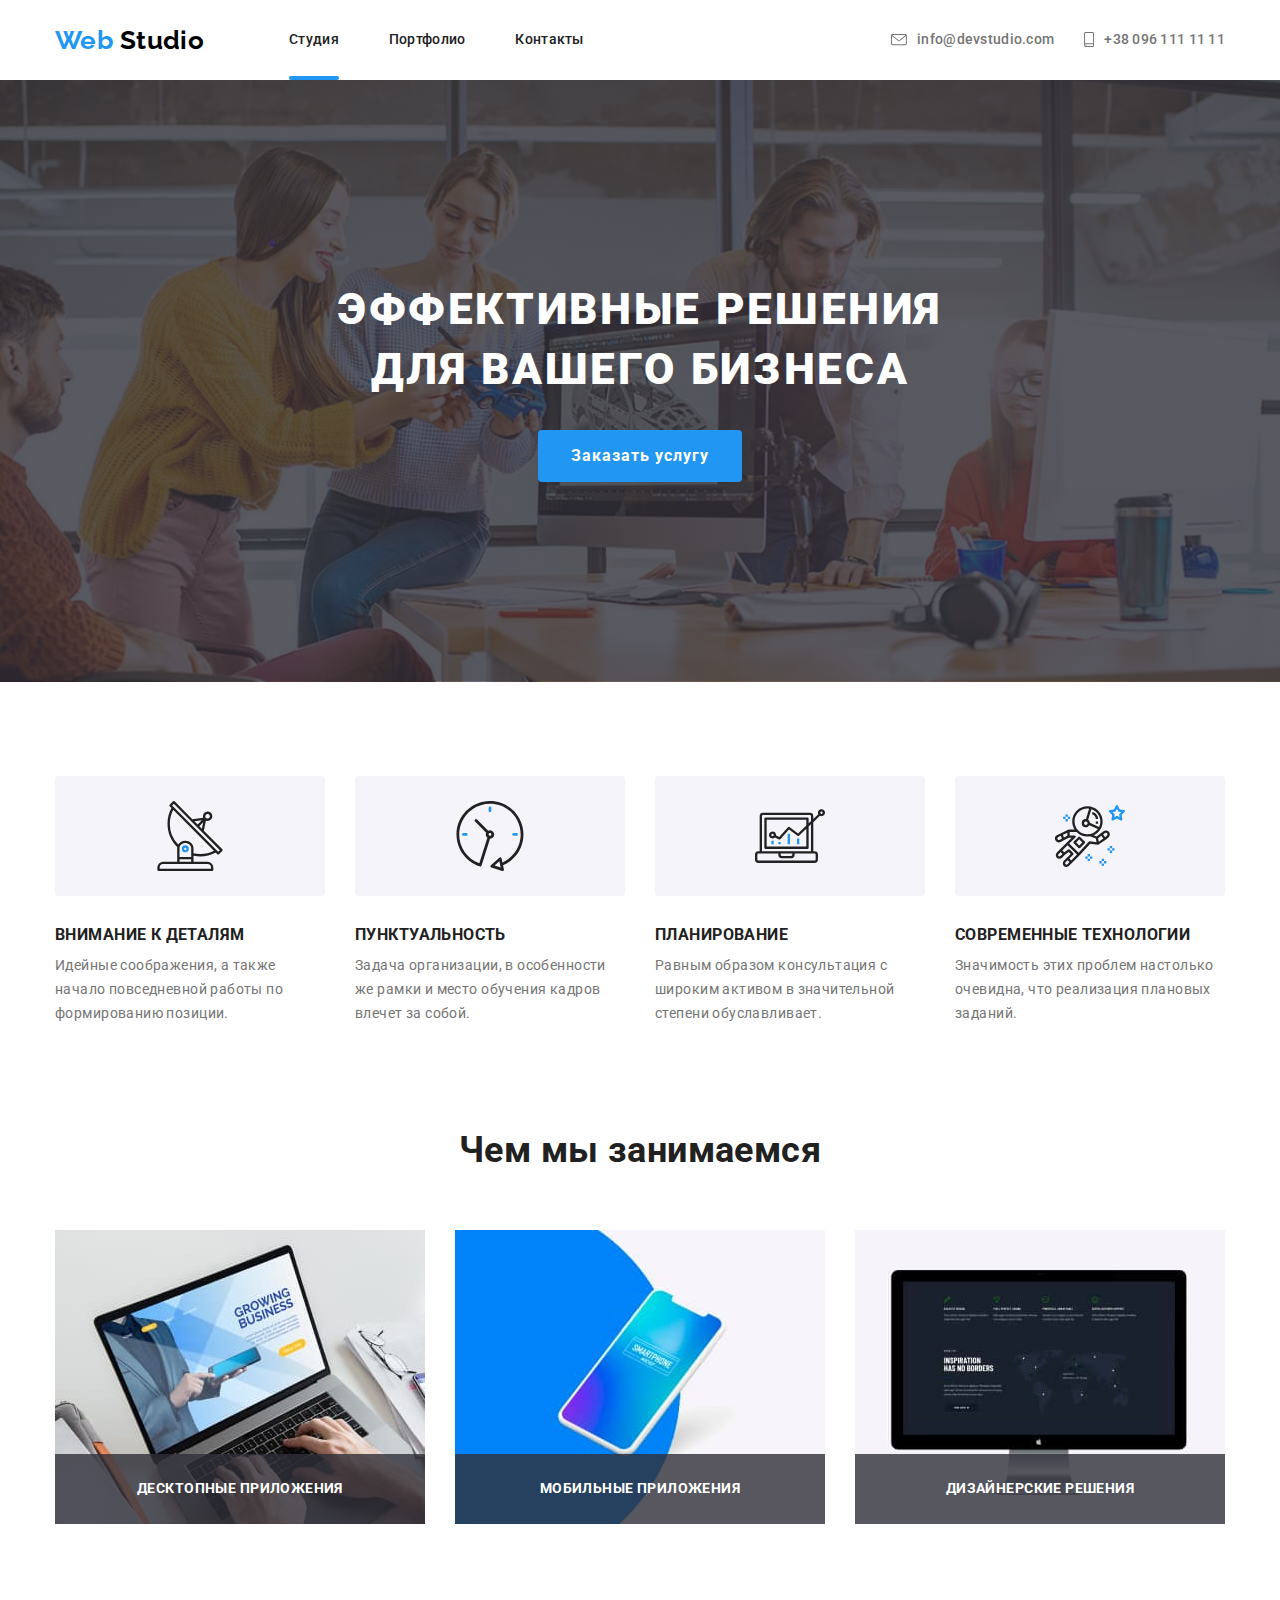
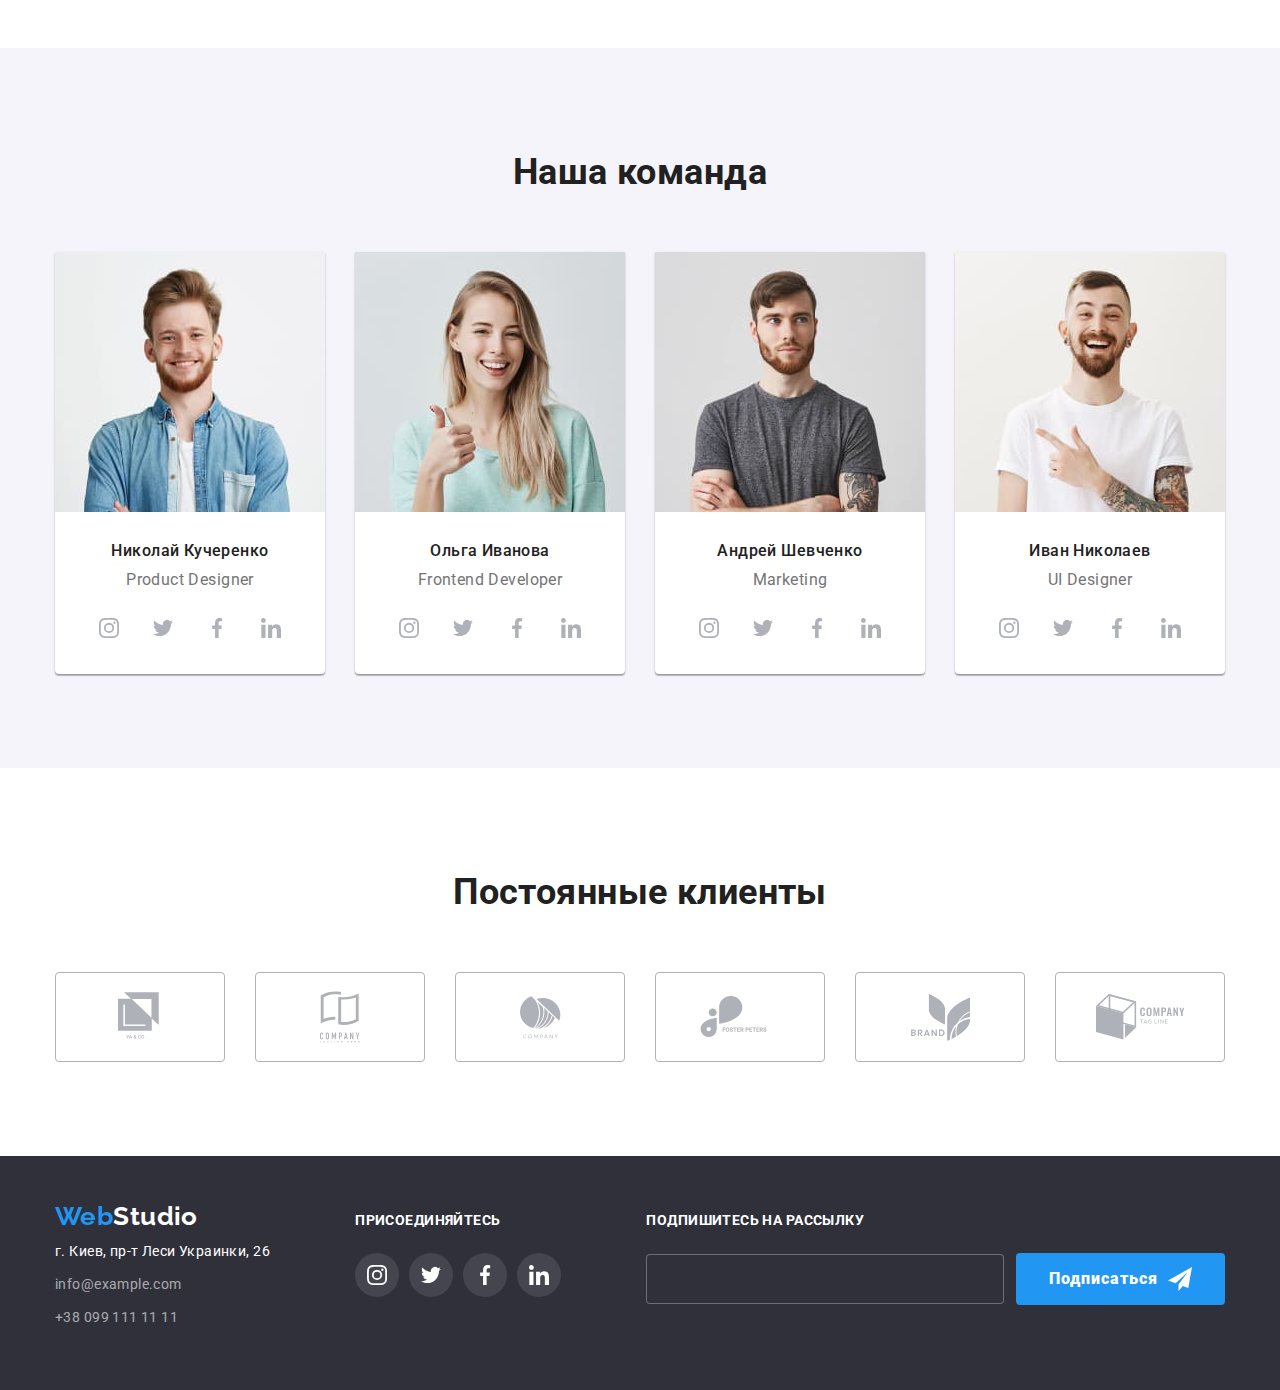
<file: index.html>
<!DOCTYPE html>
<html lang="ru">
  <head>
    <meta charset="UTF-8" />
    <meta name="viewport" content="width=device-width, initial-scale=1.0" />
    <title>Web Studio</title>
    <link
      href="https://fonts.googleapis.com/css2?family=Raleway:wght@700&family=Roboto:wght@400;500;700;900&display=swap"
      rel="stylesheet"
    />
    <link
      rel="stylesheet"
      href="https://cdnjs.cloudflare.com/ajax/libs/modern-normalize/0.6.0/modern-normalize.min.css"
    />
    <link rel="stylesheet" href="./css/styles.css" />
  </head>

  <body>
    <header>
      <div class="container header-flex">
        <nav class="header-flex">
          <p class="logo"><span class="logo-web">Web</span> Studio</p>
          <ul class="nav-list list">
            <li class="nav-item">
              <a class="nav-link link current" href="./index.html">Студия</a>
            </li>
            <li class="nav-item">
              <a class="nav-link link nav-hover" href="./portfolio.html"
                >Портфолио</a
              >
            </li>
            <li class="nav-item">
              <a class="nav-link link nav-hover" href="#">Контакты</a>
            </li>
          </ul>
        </nav>

        <address>
          <ul class="address-list list">
            <li class="address-item">
              <a class="address-link link mail" href="mailto:info@devstudio.com"
                ><svg class="icon-mail" width="16" height="12">
                  <use href="./images/sprite.svg#icon-mail"></use>
                </svg>
                info@devstudio.com</a
              >
            </li>
            <li class="address-item">
              <a class="address-link link phone" href="tel:+380961111111"
                ><svg class="icon-phone" width="10" height="15">
                  <use href="./images/sprite.svg#icon-phone"></use>
                </svg>
                +38 096 111 11 11</a
              >
            </li>
          </ul>
        </address>
      </div>
    </header>
    <main>
      <!-- Герой -->
      <section>
        <div class="hero">
          <h1 class="hero-title">
            Эффективные решения <br />
            для вашего бизнеса
          </h1>
          <a class="button" href="">Заказать услугу</a>
        </div>
      </section>
      <!-- Преимущества -->
      <section class="benefits">
        <div class="container container-benefits">
          <!-- предполагаемый h2, который спрячем в цсс -->
          <h2 class="visually-hidden">Преимущества</h2>
          <ul class="benefits-list list">
            <li class="benefits-item">
              <div class="icon">
                <svg class="icon-antenna" width="70" height="70">
                  <use href="./images/sprite.svg#icon-antenna"></use>
                </svg>
              </div>
              <h3 class="benefits-name">Внимание к деталям</h3>
              <p class="benefits-description">
                Идейные соображения, а также начало повседневной работы по
                формированию позиции.
              </p>
            </li>
            <li class="benefits-item">
              <div class="icon">
                <svg class="icon-clock" width="70" height="70">
                  <use href="./images/sprite.svg#icon-clock"></use>
                </svg>
              </div>
              <h3 class="benefits-name">Пунктуальность</h3>
              <p class="benefits-description">
                Задача организации, в особенности же рамки и место обучения
                кадров влечет за собой.
              </p>
            </li>
            <li class="benefits-item">
              <div class="icon">
                <svg class="icon-diagram" width="70" height="70">
                  <use href="./images/sprite.svg#icon-diagram"></use>
                </svg>
              </div>
              <h3 class="benefits-name">Планирование</h3>
              <p class="benefits-description">
                Равным образом консультация с широким активом в значительной
                степени обуславливает.
              </p>
            </li>
            <li class="benefits-item">
              <div class="icon">
                <svg class="icon-astronaut" width="70" height="70">
                  <use href="./images/sprite.svg#icon-astronaut"></use>
                </svg>
              </div>
              <h3 class="benefits-name">Современные технологии</h3>
              <p class="benefits-description">
                Значимость этих проблем настолько очевидна, что реализация
                плановых заданий.
              </p>
            </li>
          </ul>
        </div>
      </section>
      <!-- чем занимаемся -->
      <section class="services">
        <div class="container">
          <h2 class="section-title">Чем мы занимаемся</h2>
          <ul class="services-list list">
            <li class="services-item">
              <img
                src="./images/desktop.jpg"
                alt="Экран ноутбука"
                width="370"
                height="294"
              />
              <h3 class="services-title">Десктопные приложения</h3>
            </li>
            <li class="services-item">
              <img
                src="./images/mobile.jpg"
                alt="Мобильный телефон"
                width="370"
                height="294"
              />
              <h3 class="services-title">Мобильные приложения</h3>
            </li>
            <li class="services-item">
              <img
                src="./images/design.jpg"
                alt="Компьютер с картинкой"
                width="370"
                height="294"
              />
              <h3 class="services-title">Дизайнерские решения</h3>
            </li>
          </ul>
        </div>
      </section>
      <!-- команда -->
      <section class="team">
        <div class="container">
          <h2 class="section-title">Наша команда</h2>
          <ul class="team-list list">
            <li class="team-item">
              <img
                class="team-photo"
                src="./images/john-smith.jpg"
                alt="John Smith"
                width="270"
                height="260"
              />
              <h3 class="team-person">Николай Кучеренко</h3>
              <p class="team-job" lang="en">Product Designer</p>
              <ul class="links-list list">
                <li class="links-item">
                  <a
                    class="social-link"
                    href="#"
                    aria-label="Ссылка на инстаграм"
                    ><svg width="20" height="20">
                      <use href="./images/sprite.svg#icon-instagram"></use></svg
                  ></a>
                </li>
                <li class="links-item">
                  <a class="social-link" href="#" aria-label="Ссылка на твиттер"
                    ><svg width="20" height="20">
                      <use href="./images/sprite.svg#icon-twitter"></use></svg
                  ></a>
                </li>
                <li class="links-item">
                  <a class="social-link" href="#" aria-label="Сслыка на фейсбук"
                    ><svg width="20" height="20">
                      <use href="./images/sprite.svg#icon-facebook"></use></svg
                  ></a>
                </li>
                <li class="links-item">
                  <a
                    class="social-link"
                    href="#"
                    aria-label="Ссылка на линкедин"
                    ><svg width="20" height="20">
                      <use href="./images/sprite.svg#icon-linkedin"></use></svg
                  ></a>
                </li>
              </ul>
            </li>
            <li class="team-item">
              <img
                class="team-photo"
                src="./images/marta-stewart.jpg"
                alt="Marta Stewart"
                width="270"
                height="260"
              />
              <h3 class="team-person">Ольга Иванова</h3>
              <p class="team-job" lang="en">Frontend Developer</p>
              <ul class="links-list list">
                <li class="links-item">
                  <a
                    class="social-link"
                    href="#"
                    aria-label="Ссылка на инстаграм"
                    ><svg width="20" height="20">
                      <use href="./images/sprite.svg#icon-instagram"></use></svg
                  ></a>
                </li>
                <li class="links-item">
                  <a class="social-link" href="#" aria-label="Ссылка на твиттер"
                    ><svg width="20" height="20">
                      <use href="./images/sprite.svg#icon-twitter"></use></svg
                  ></a>
                </li>
                <li class="links-item">
                  <a class="social-link" href="#" aria-label="Сслыка на фейсбук"
                    ><svg width="20" height="20">
                      <use href="./images/sprite.svg#icon-facebook"></use></svg
                  ></a>
                </li>
                <li class="links-item">
                  <a
                    class="social-link"
                    href="#"
                    aria-label="Ссылка на линкедин"
                    ><svg width="20" height="20">
                      <use href="./images/sprite.svg#icon-linkedin"></use></svg
                  ></a>
                </li>
              </ul>
            </li>
            <li class="team-item">
              <img
                class="team-photo"
                src="./images/robert-jakis.jpg"
                alt="Robert Jakis"
                width="270"
                height="260"
              />
              <h3 class="team-person">Андрей Шевченко</h3>
              <p class="team-job" lang="en">Marketing</p>
              <ul class="links-list list">
                <li class="links-item">
                  <a
                    class="social-link"
                    href="#"
                    aria-label="Ссылка на инстаграм"
                    ><svg width="20" height="20">
                      <use href="./images/sprite.svg#icon-instagram"></use></svg
                  ></a>
                </li>
                <li class="links-item">
                  <a class="social-link" href="#" aria-label="Ссылка на твиттер"
                    ><svg width="20" height="20">
                      <use href="./images/sprite.svg#icon-twitter"></use></svg
                  ></a>
                </li>
                <li class="links-item">
                  <a class="social-link" href="#" aria-label="Сслыка на фейсбук"
                    ><svg width="20" height="20">
                      <use href="./images/sprite.svg#icon-facebook"></use></svg
                  ></a>
                </li>
                <li class="links-item">
                  <a
                    class="social-link"
                    href="#"
                    aria-label="Ссылка на линкедин"
                    ><svg width="20" height="20">
                      <use href="./images/sprite.svg#icon-linkedin"></use></svg
                  ></a>
                </li>
              </ul>
            </li>
            <li class="team-item">
              <img
                class="team-photo"
                src="./images/martin-doe.jpg"
                alt="Martin Doe"
                width="270"
                height="260"
              />
              <h3 class="team-person">Иван Николаев</h3>
              <p class="team-job" lang="en">UI Designer</p>
              <ul class="links-list list">
                <li class="links-item">
                  <a
                    class="social-link"
                    href="#"
                    aria-label="Ссылка на инстаграм"
                    ><svg width="20" height="20">
                      <use href="./images/sprite.svg#icon-instagram"></use></svg
                  ></a>
                </li>
                <li class="links-item">
                  <a class="social-link" href="#" aria-label="Ссылка на твиттер"
                    ><svg width="20" height="20">
                      <use href="./images/sprite.svg#icon-twitter"></use></svg
                  ></a>
                </li>
                <li class="links-item">
                  <a class="social-link" href="#" aria-label="Сслыка на фейсбук"
                    ><svg width="20" height="20">
                      <use href="./images/sprite.svg#icon-facebook"></use></svg
                  ></a>
                </li>
                <li class="links-item">
                  <a
                    class="social-link"
                    href="#"
                    aria-label="Ссылка на линкедин"
                    ><svg width="20" height="20">
                      <use href="./images/sprite.svg#icon-linkedin"></use></svg
                  ></a>
                </li>
              </ul>
            </li>
          </ul>
        </div>
      </section>
      <!-- с нами сотрудничают -->
      <section class="clients">
        <div class="container">
          <h2 class="section-title">Постоянные клиенты</h2>
          <ul class="clients-list list">
            <li class="clients-item">
              <a class="company-item" href="#" aria-label="Название компании 1"
                ><svg width="45" height="50">
                  <use href="./images/sprite.svg#icon-company-one"></use></svg
              ></a>
            </li>
            <li class="clients-item">
              <a class="company-item" href="#" aria-label="Название компании 2"
                ><svg width="40" height="52">
                  <use href="./images/sprite.svg#icon-company-two"></use></svg
              ></a>
            </li>
            <li class="clients-item">
              <a class="company-item" href="#" aria-label="Название компании 3"
                ><svg width="41" height="43">
                  <use href="./images/sprite.svg#icon-company-three"></use></svg
              ></a>
            </li>
            <li class="clients-item">
              <a class="company-item" href="#" aria-label="Название компании 4"
                ><svg width="80" height="42">
                  <use href="./images/sprite.svg#icon-company-four"></use></svg
              ></a>
            </li>
            <li class="clients-item">
              <a class="company-item" href="#" aria-label="Название компании 5"
                ><svg width="59" height="47">
                  <use href="./images/sprite.svg#icon-company-five"></use></svg
              ></a>
            </li>
            <li class="clients-item">
              <a class="company-item" href="#" aria-label="Название компании 6"
                ><svg width="89" height="46">
                  <use href="./images/sprite.svg#icon-company-six"></use></svg
              ></a>
            </li>
          </ul>
        </div>
      </section>
    </main>
    <!-- footer -->
    <footer>
      <div class="container container-footer">
        <div class="footer-flex">
          <div class="footer-address">
            <a class="logo footer-logo" href="#"
              ><span class="logo-web">Web</span
              ><span class="logo-studio">Studio</span></a
            >
            <address class="footer-address">
              <a
                class="address-map footer-address-links"
                href="https://goo.gl/maps/tR7T5dvsBJvdwT1U7"
                >г. Киев, пр-т Леси Украинки, 26</a
              >
              <br />
              <a
                class="mail-phone footer-address-links"
                href="mailto:info@example.com"
                >info@example.com</a
              >
              <br />
              <a
                class="mail-phone footer-address-links"
                href="tel:+380991111111"
                >+38 099 111 11 11</a
              >
            </address>
          </div>
          <!-- социальные сети -->
          <div>
            <b class="footer-call">Присоединяйтесь</b>
            <ul class="links-list footer-social list">
              <li class="links-item footer-social">
                <a
                  class="social-link footer-social-link"
                  href="#"
                  aria-label="Ссылка на инстаграм"
                  ><svg width="20" height="20">
                    <use href="./images/sprite.svg#icon-instagram"></use></svg
                ></a>
              </li>
              <li class="links-item">
                <a
                  class="social-link footer-social-link"
                  href="#"
                  aria-label="Ссылка на твиттер"
                  ><svg width="20" height="20">
                    <use href="./images/sprite.svg#icon-twitter"></use></svg
                ></a>
              </li>
              <li class="links-item">
                <a
                  class="social-link footer-social-link"
                  href="#"
                  aria-label="Сслыка на фейсбук"
                  ><svg width="20" height="20">
                    <use href="./images/sprite.svg#icon-facebook"></use></svg
                ></a>
              </li>
              <li class="links-item">
                <a
                  class="social-link footer-social-link"
                  href="#"
                  aria-label="Ссылка на линкедин"
                  ><svg width="20" height="20">
                    <use href="./images/sprite.svg#icon-linkedin"></use></svg
                ></a>
              </li>
            </ul>
          </div>
          <!-- Форма подписки на рассылку -->
          <div class="subscribe-form">
            <b class="footer-call">Подпишитесь на рассылку</b>
            <div class="subscribe-flex">
              <input class="email" type="email" />
              <a class="button button-footer" href="#"
                ><span class="subscribe">Подписаться</span>
                <svg class="subscribe-svg" width="24" height="24">
                  <use href="./images/sprite.svg#icon-send"></use></svg
              ></a>
            </div>
          </div>
        <!-- </div>
        <p class="copyright" lang="en">2020 | Developed by GoIT Students</p>
      </div> -->
    </footer>
  </body>
</html>
</file>
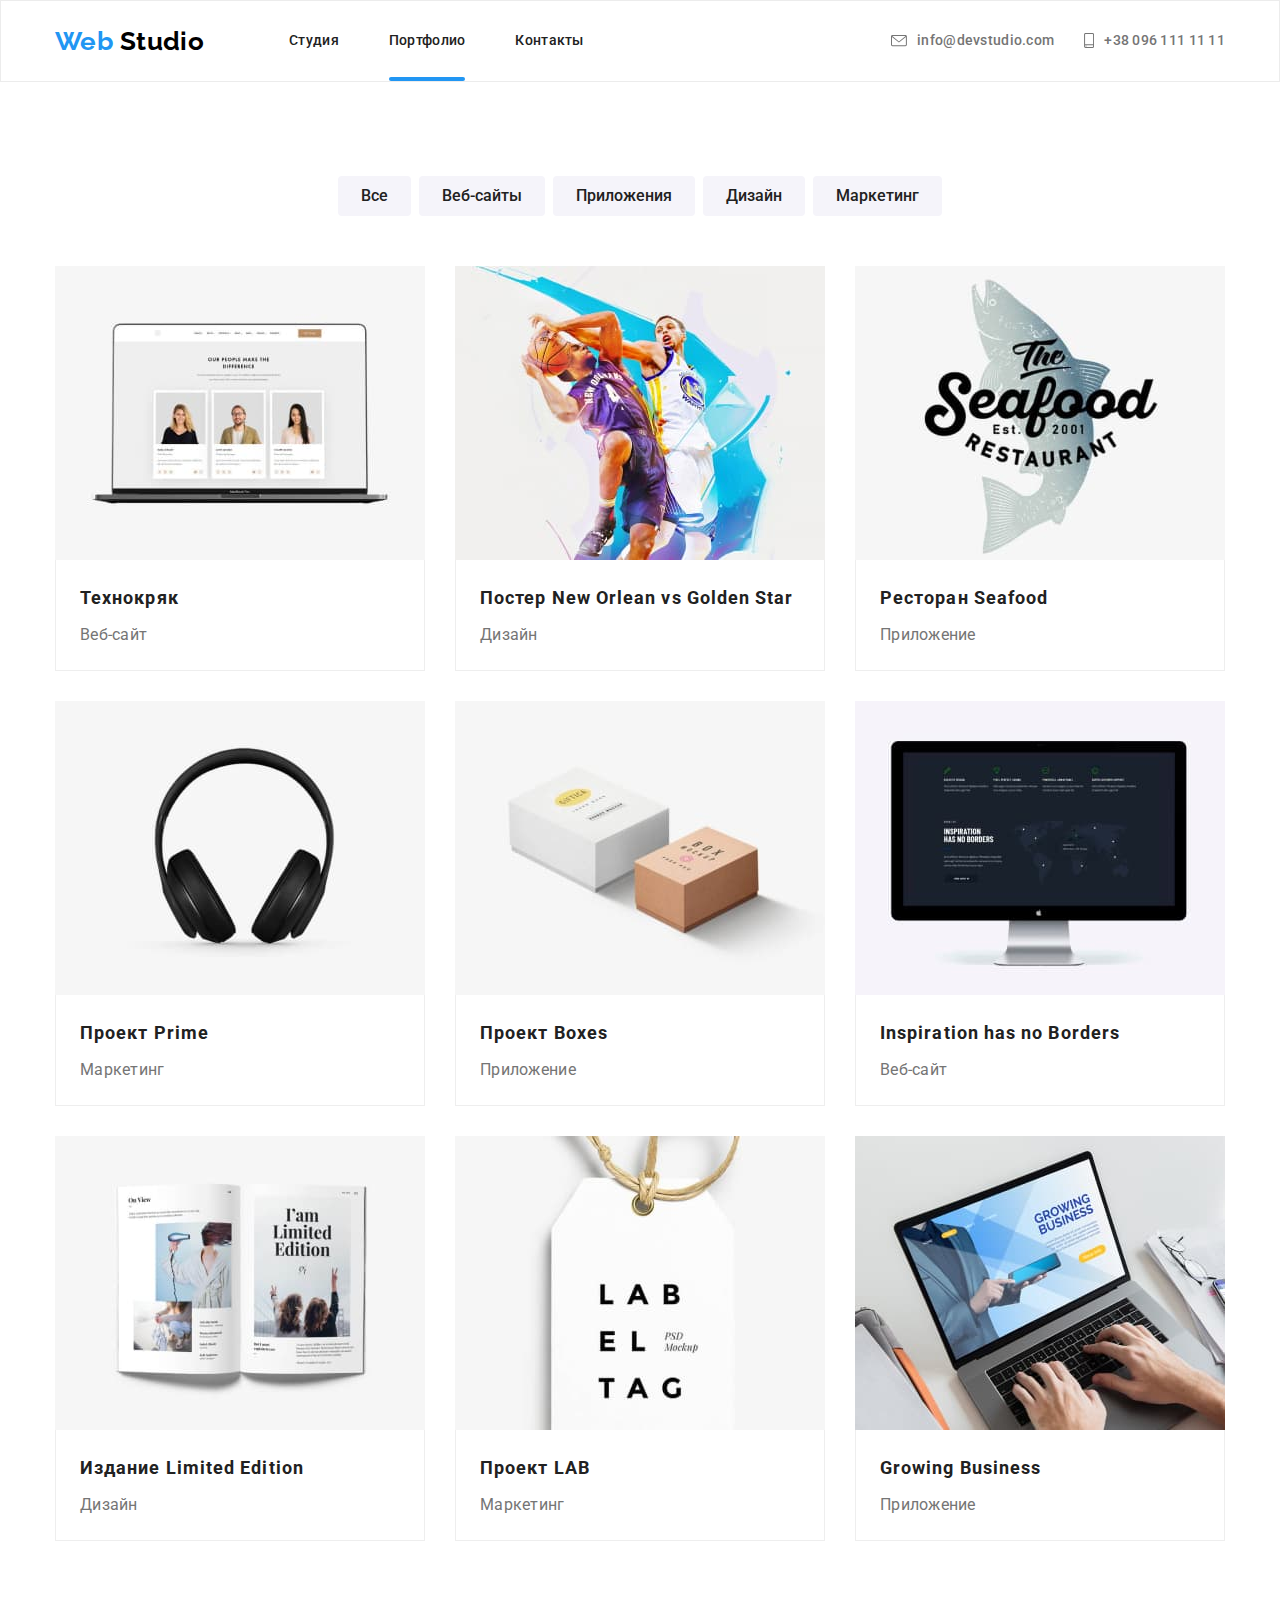
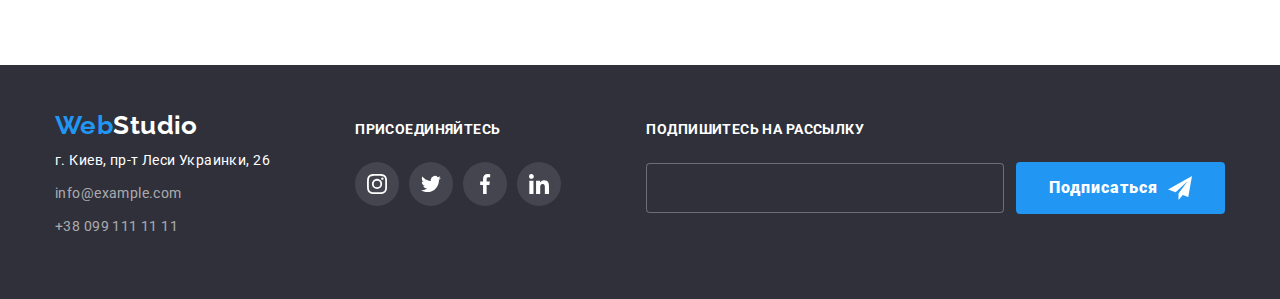
<file: portfolio.html>
<!DOCTYPE html>
<html lang="ru">
  <head>
    <meta charset="UTF-8" />
    <meta name="viewport" content="width=device-width, initial-scale=1.0" />
    <title>Portfolio</title>
    <link
      href="https://fonts.googleapis.com/css2?family=Raleway:wght@700&family=Roboto:wght@400;500;700;900&display=swap"
      rel="stylesheet"
    />
    <link
      rel="stylesheet"
      href="https://cdnjs.cloudflare.com/ajax/libs/modern-normalize/0.6.0/modern-normalize.min.css"
    />
    <link rel="stylesheet" href="./css/styles.css" />
  </head>
  <body>
    <header class="line">
      <div class="container header-flex">
        <nav class="header-flex">
          <a class="logo" href="./index.html"
            ><span class="logo-web">Web</span> Studio</a
          >
          <ul class="nav-list list">
            <li class="nav-item">
              <a class="nav-link link nav-hover" href="./index.html">Студия</a>
            </li>
            <li class="nav-item">
              <a class="nav-link link current" href="./portfolio.html"
                >Портфолио</a
              >
            </li>
            <li class="nav-item">
              <a class="nav-link link nav-hover" href="#">Контакты</a>
            </li>
          </ul>
        </nav>

        <address>
          <ul class="address-list list">
            <li class="address-item">
              <a class="address-link link mail" href="mailto:info@devstudio.com"
                ><svg class="icon-mail" width="16" height="12">
                  <use href="./images/sprite.svg#icon-mail"></use>
                </svg>
                info@devstudio.com</a
              >
            </li>
            <li class="address-item">
              <a class="address-link link phone" href="tel:+380961111111"
                ><svg class="icon-phone" width="10" height="15">
                  <use href="./images/sprite.svg#icon-phone"></use>
                </svg>
                +38 096 111 11 11</a
              >
            </li>
          </ul>
        </address>
      </div>
    </header>
    <main>
      <section class="projects container">
        <h1 class="visually-hidden">Наши проекты</h1>
        <ul class="project-button list">
          <li class="button-item">
            <button type="button" class="filter-button">Все</button>
          </li>
          <li class="button-item">
            <button type="button" class="filter-button">Веб-сайты</button>
          </li>
          <li class="button-item">
            <button type="button" class="filter-button">Приложения</button>
          </li>
          <li class="button-item">
            <button type="button" class="filter-button">Дизайн</button>
          </li>
          <li class="button-item">
            <button type="button" class="filter-button">Маркетинг</button>
          </li>
        </ul>
        <ul class="projects-list list">
          <li class="project-card">
            <a class="project-link link" href="#">
              <div class="overlay-container">
                <img
                  src="./images/technokr.jpg"
                  alt="Ноутбук"
                  width="370"
                  height="294"
                />
                <div class="project-overlay">
                  <p class="project-description">
                    Технокряк это современная площадка распространения
                    коронавируса. Компании используют эту платформу для
                    цифрового шпионажа и атак на защищённые сервера конкурентов.
                  </p>
                </div>
              </div>
              <div class="project-content">
                <h2 class="project-name">Технокряк</h2>
                <p class="project-type">Веб-сайт</p>
              </div>
            </a>
          </li>
          <li class="project-card">
            <a class="project-link link" href="#">
              <div class="overlay-container">
                <img
                  src="./images/golden-star.jpg"
                  alt="Двое баскетболистов"
                  width="370"
                  height="294"
                />
                <div class="project-overlay">
                  <p class="project-description">
                    Технокряк это современная площадка распространения
                    коронавируса. Компании используют эту платформу для
                    цифрового шпионажа и атак на защищённые сервера конкурентов.
                  </p>
                </div>
              </div>
              <div class="project-content">
                <h2 class="project-name">Постер New Orlean vs Golden Star</h2>
                <p class="project-type">Дизайн</p>
              </div>
            </a>
          </li>
          <li class="project-card">
            <a class="project-link link" href="#">
              <div class="overlay-container">
                <img
                  src="./images/seafood.jpg"
                  alt="Логотип ресторана Сифуд"
                  width="370"
                  height="294"
                />
                <div class="project-overlay">
                  <p class="project-description">
                    Технокряк это современная площадка распространения
                    коронавируса. Компании используют эту платформу для
                    цифрового шпионажа и атак на защищённые сервера конкурентов.
                  </p>
                </div>
              </div>
              <div class="project-content">
                <h2 class="project-name">Ресторан Seafood</h2>
                <p class="project-type">Приложение</p>
              </div>
            </a>
          </li>
          <li class="project-card">
            <a class="project-link link" href="#">
              <div class="overlay-container">
                <img
                  src="./images/prime.jpg"
                  alt="Безпроводные наушники"
                  width="370"
                  height="294"
                />
                <div class="project-overlay">
                  <p class="project-description">
                    Технокряк это современная площадка распространения
                    коронавируса. Компании используют эту платформу для
                    цифрового шпионажа и атак на защищённые сервера конкурентов.
                  </p>
                </div>
              </div>
              <div class="project-content">
                <h2 class="project-name">Проект Prime</h2>
                <p class="project-type">Маркетинг</p>
              </div>
            </a>
          </li>
          <li class="project-card">
            <a class="project-link link" href="#">
              <div class="overlay-container">
                <img
                  src="./images/boxes.jpg"
                  alt="Белая и коричневая коробка"
                  width="370"
                  height="294"
                />
                <div class="project-overlay">
                  <p class="project-description">
                    Технокряк это современная площадка распространения
                    коронавируса. Компании используют эту платформу для
                    цифрового шпионажа и атак на защищённые сервера конкурентов.
                  </p>
                </div>
              </div>
              <div class="project-content">
                <h2 class="project-name">Проект Boxes</h2>
                <p class="project-type">Приложение</p>
              </div>
            </a>
          </li>
          <li class="project-card">
            <a class="project-link link" href="#">
              <div class="overlay-container">
                <img
                  src="./images/no-borders.jpg"
                  alt="Экран компьютера"
                  width="370"
                  height="294"
                />
                <div class="project-overlay">
                  <p class="project-description">
                    Технокряк это современная площадка распространения
                    коронавируса. Компании используют эту платформу для
                    цифрового шпионажа и атак на защищённые сервера конкурентов.
                  </p>
                </div>
              </div>
              <div class="project-content">
                <h2 class="project-name">Inspiration has no Borders</h2>
                <p class="project-type">Веб-сайт</p>
              </div>
            </a>
          </li>
          <li class="project-card">
            <a class="project-link link" href="#">
              <div class="overlay-container">
                <img
                  src="./images/limited-edition.jpg"
                  alt="Открытый журнал"
                  width="370"
                  height="294"
                />
                <div class="project-overlay">
                  <p class="project-description">
                    Технокряк это современная площадка распространения
                    коронавируса. Компании используют эту платформу для
                    цифрового шпионажа и атак на защищённые сервера конкурентов.
                  </p>
                </div>
              </div>
              <div class="project-content">
                <h2 class="project-name">Издание Limited Edition</h2>
                <p class="project-type">Дизайн</p>
              </div>
            </a>
          </li>
          <li class="project-card">
            <a class="project-link link" href="#">
              <div class="overlay-container">
                <img
                  src="./images/lab.jpg"
                  alt="Бирка с надписью Лейблтег"
                  width="370"
                  height="294"
                />
                <div class="project-overlay">
                  <p class="project-description">
                    Технокряк это современная площадка распространения
                    коронавируса. Компании используют эту платформу для
                    цифрового шпионажа и атак на защищённые сервера конкурентов.
                  </p>
                </div>
              </div>
              <div class="project-content">
                <h2 class="project-name">Проект LAB</h2>
                <p class="project-type">Маркетинг</p>
              </div>
            </a>
          </li>
          <li class="project-card">
            <a class="project-link link" href="#">
              <div class="overlay-container">
                <img
                  src="./images/business.jpg"
                  alt="Человек печатает на ноутбуке"
                  width="370"
                  height="294"
                />
                <div class="project-overlay">
                  <p class="project-description">
                    Технокряк это современная площадка распространения
                    коронавируса. Компании используют эту платформу для
                    цифрового шпионажа и атак на защищённые сервера конкурентов.
                  </p>
                </div>
              </div>
              <div class="project-content">
                <h2 class="project-name">Growing Business</h2>
                <p class="project-type">Приложение</p>
              </div>
            </a>
          </li>
        </ul>
      </section>
    </main>
    <footer>
      <div class="container container-footer">
        <div class="footer-flex">
          <div class="footer-address">
            <a class="logo footer-logo" href="#"
              ><span class="logo-web">Web</span
              ><span class="logo-studio">Studio</span></a
            >
            <address class="footer-address">
              <a
                class="address-map footer-address-links"
                href="https://goo.gl/maps/tR7T5dvsBJvdwT1U7"
                >г. Киев, пр-т Леси Украинки, 26</a
              >
              <br />
              <a
                class="mail-phone footer-address-links"
                href="mailto:info@example.com"
                >info@example.com</a
              >
              <br />
              <a
                class="mail-phone footer-address-links"
                href="tel:+380991111111"
                >+38 099 111 11 11</a
              >
            </address>
          </div>
          <!-- социальные сети -->
          <div>
            <b class="footer-call">Присоединяйтесь</b>
            <ul class="links-list footer-social list">
              <li class="links-item footer-social">
                <a
                  class="social-link footer-social-link"
                  href="#"
                  aria-label="Ссылка на инстаграм"
                  ><svg width="20" height="20">
                    <use href="./images/sprite.svg#icon-instagram"></use></svg
                ></a>
              </li>
              <li class="links-item">
                <a
                  class="social-link footer-social-link"
                  href="#"
                  aria-label="Ссылка на твиттер"
                  ><svg width="20" height="20">
                    <use href="./images/sprite.svg#icon-twitter"></use></svg
                ></a>
              </li>
              <li class="links-item">
                <a
                  class="social-link footer-social-link"
                  href="#"
                  aria-label="Сслыка на фейсбук"
                  ><svg width="20" height="20">
                    <use href="./images/sprite.svg#icon-facebook"></use></svg
                ></a>
              </li>
              <li class="links-item">
                <a
                  class="social-link footer-social-link"
                  href="#"
                  aria-label="Ссылка на линкедин"
                  ><svg width="20" height="20">
                    <use href="./images/sprite.svg#icon-linkedin"></use></svg
                ></a>
              </li>
            </ul>
          </div>
          <!-- Форма подписки на рассылку -->
          <div class="subscribe-form">
            <b class="footer-call">Подпишитесь на рассылку</b>
            <div class="subscribe-flex">
              <input class="email" type="email" />
              <a class="button button-footer" href="#"
                ><span class="subscribe">Подписаться</span>
                <svg class="subscribe-svg" width="24" height="24">
                  <use href="./images/sprite.svg#icon-send"></use></svg
              ></a>
            </div>
          </div>
        </div>
        <!-- </div>
        <p class="copyright" lang="en">2020 | Developed by GoIT Students</p>
      </div> -->
      </div>
    </footer>
  </body>
</html>
</file>
<file: css/styles.css>
:root {
  --primary-text-color: #757575;
  --secondary-text-color: #212121;
  --third-text-color: #ffffff;
  --logo-color: #000000;
  --accent-color: #2196f3;
  --footer-adress-color: rgba(255, 255, 255, 0.6);
  --footer-copyright-color: rgba(255, 255, 255, 0.4);
  --primary-background-color: #ffffff;
  --secondary-background-color: #f5f4fa;
  --footer-background-color: #2f303a;
  --icons-color: #afb1b8;
  --icons-bg: rgba(255, 255, 255, 0.1);
  --main-font: "Roboto", sans-serif;
  --accent-font: "Raleway", sans-serif;
  --duration: 250ms;
  --timing: cubic-bezier(0.4, 0, 0.2, 1);
}

html {
  box-sizing: border-box;
}
*,
*::before,
*::after {
  box-sizing: inherit;
}
body {
  font-family: var(--main-font);
  font-size: 14px;
  line-height: 1.71;
  letter-spacing: 0.03em;
  color: var(--primary-text-color);

  background-color: var(--primary-background-color);
}

h1,
h2,
h3,
h4,
p {
  margin: 0;
}

img {
  display: block;
  max-width: 100%;
  height: auto;
}

.container {
  width: 1200px;
  padding-left: 15px;
  padding-right: 15px;
  padding-bottom: 94px;
  padding-top: 94px;
  margin-left: auto;
  margin-right: auto;
}

/* убирает маркеры списка, дает 0 марджин и паддинг */
.list {
  list-style: none;
  margin: 0;
  padding: 0;
}
/* убирает подчеркивание ссылок, делает их блоками, задает параметры текста */
.link {
  text-decoration: none;
  font-weight: 500;
  line-height: 1.14;
  letter-spacing: 0.02em;
  display: block;
}
/* прячет элементы, которые имеют имеют значение для семантики, но отсутствуют на макете*/
.visually-hidden {
  clip: rect(1px, 1px, 1px, 1px);
  height: 1px;
  overflow: hidden;
  position: absolute;
  white-space: nowrap;
  width: 1px;
}
/* добавляет подчеркивание активной странице */
.current::after,
.nav-hover::after {
  content: "";
  position: absolute;
  left: 0;
  bottom: 0;

  display: block;
  width: 100%;
  height: 4px;

  border-radius: 2px;
  background-color: var(--accent-color);
}

.nav-hover::after {
  opacity: 0;
  transform: scaleX(0);
  transition: opacity var(--duration) var(--timing),
    transform var(--duration) var(--timing);
}

.nav-hover:hover::after {
  opacity: 1;
  transform: scaleX(1);
}

.button {
  text-decoration: none;
  font-weight: 700;
  font-size: 16px;
  line-height: 1.88;
  text-align: center;
  letter-spacing: 0.06em;
  color: var(--third-text-color);
  background-color: var(--accent-color);

  display: inline-block;
  border: 1px solid transparent;
  border-radius: 4px;
  padding: 10px 32px;
  min-width: 200px;

  transition: color var(--duration) var(--timing),
    border-color var(--duration) var(--timing),
    background-color var(--duration) var(--timing);
}

.button:hover,
.button:focus {
  color: var(--accent-color);
  background-color: var(--third-text-color);
  border-color: var(--accent-color);
}

.section-title {
  margin-bottom: 50px;

  font-weight: 700;
  font-size: 36px;
  line-height: 1.67;
  text-align: center;
  color: var(--secondary-text-color);
}

/* хедер */
/* лого */
.header-flex {
  display: flex;
  align-items: center;
  justify-content: space-between;
  padding-bottom: 0;
  padding-top: 0;
}

.logo {
  display: inline-block;
  margin-right: 85px;

  text-decoration: none;
  font-family: var(--accent-font);
  font-weight: 700;
  font-size: 26px;
  line-height: 1.19;
  color: var(--logo-color);
}
.logo-web {
  color: var(--accent-color);
}

/* навигация */
.nav-list {
  display: flex;
}

.nav-item:not(:last-child) {
  margin-right: 50px;
}

.nav-link,
.address-link {
  position: relative;

  display: flex;
  align-items: center;
  padding-top: 32px;
  padding-bottom: 32px;
  color: var(--secondary-text-color);

  transition: color var(--duration) var(--timing);
}

.nav-link:visited {
  color: var(--secondary-text-color);
}

.nav-link:hover,
.nav-link:focus {
  color: var(--accent-color);
}

/* адрес хедера */
.address-list {
  display: flex;
  margin-left: auto;
}

.icon-mail,
.icon-phone {
  display: inline-block;
  margin-right: 10px;
}

.address-item:not(:last-child) {
  margin-right: 30px;
}

.address-link {
  color: var(--primary-text-color);
  fill: var(--primary-text-color);
  font-style: normal;

  transition: fill var(--duration) var(--timing);
}

.address-link:hover,
.address-link:focus {
  color: var(--accent-color);
  fill: var(--accent-color);
}

/* hero */
.hero {
  max-width: 1600px;
  min-height: 600px;
  margin-left: auto;
  margin-right: auto;
  padding-top: 200px;
  padding-bottom: 200px;

  background-image: linear-gradient(
      to right,
      rgba(47, 48, 58, 0.8),
      rgba(47, 48, 58, 0.8)
    ),
    url(../images/web-studio-background.jpg);
  background-size: cover;
  background-position: center;
  background-repeat: no-repeat;
  background-color: rgba(47, 48, 58, 0.8);

  text-align: center;
}
.hero-title {
  margin-bottom: 30px;

  font-weight: 900;
  font-size: 44px;
  line-height: 1.36;
  text-align: center;
  letter-spacing: 0.06em;
  text-transform: uppercase;
  color: var(--third-text-color);
}

/* benefits section */
.container-benefits {
  padding-bottom: 0;
}

.benefits-list {
  display: flex;
}
.benefits-item {
  width: calc((100% - 90px) / 4);
}
.benefits-item:not(:last-child) {
  margin-right: 30px;
}

.icon {
  text-align: center;
  margin-bottom: 30px;
  height: 120px;
  padding-top: 25px;

  background-color: #f5f4fa;
  border-radius: 4px;
}

.benefits-name {
  margin-bottom: 10px;

  font-weight: 700;
  line-height: 1.14;
  text-transform: uppercase;
  color: var(--secondary-text-color);
}

/* services section */

.services-list {
  display: flex;
}

.services-item {
  position: relative;

  width: calc((100% - 60px) / 3);
  margin-bottom: 30px;
}

.services-item:not(:last-child) {
  margin-right: 30px;
}

.services-title {
  position: absolute;
  bottom: 0;
  left: 0;

  width: 100%;
  padding-top: 27px;
  padding-bottom: 27px;

  font-weight: 700;
  text-align: center;
  text-transform: uppercase;
  line-height: 1.14;
  font-size: 14px;
  color: var(--third-text-color);

  background-color: rgba(47, 48, 58, 0.8);
}

/* team */
.team {
  background-color: var(--secondary-background-color);
}

.team-list {
  display: flex;
}

.team-item {
  width: calc((100% - 90px) / 4);
  padding-bottom: 24px;

  background-color: var(--primary-background-color);
  box-shadow: 0px 2px 1px rgba(0, 0, 0, 0.2), 0px 1px 1px rgba(0, 0, 0, 0.14),
    0px 1px 3px rgba(0, 0, 0, 0.12);
  border-radius: 0px 0px 4px 4px;
}

.team-item:not(:last-child) {
  margin-right: 30px;
}

.team-photo {
  margin-bottom: 30px;
}

.team-person {
  margin-bottom: 10px;

  font-weight: 500;
  font-size: 16px;
  line-height: 1.18;
  text-align: center;
  color: var(--secondary-text-color);
}

.team-job {
  margin-bottom: 16px;

  font-weight: 400;
  font-size: 16px;
  line-height: 1.18;
  text-align: center;
}

.links-list {
  display: flex;
  text-align: center;
  padding-left: 32px;
  padding-right: 32px;
}

.links-item {
  display: block;
}

.links-item:not(:last-child) {
  margin-right: 10px;
}

.social-link {
  display: flex;
  justify-content: center;
  align-items: center;
  background-color: rgba(255, 255, 255, 0.1);
  border-radius: 50%;
  fill: var(--icons-color);
  width: 44px;
  height: 44px;

  transition: background-color var(--duration) var(--timing),
    fill var(--duration) var(--timing);
}

.social-link:hover,
.social-link:focus {
  background-color: var(--accent-color);
  fill: var(--third-text-color);
}

/* clients*/
.clients-list {
  display: flex;
  justify-content: center;
}

.clients-item:not(:last-child) {
  margin-right: 30px;
}

.company-item {
  display: flex;
  align-items: center;
  justify-content: center;
  width: 170px;
  height: 90px;
  border: 1px solid var(--icons-color);
  border-radius: 4px;
  fill: var(--icons-color);

  transition: border-color var(--duration) var(--timing),
    fill var(--duration) var(--timing);
}

.company-item:hover,
.company-item:focus {
  border-color: var(--accent-color);
  fill: var(--accent-color);
}

/* footer */
footer {
  background-color: var(--footer-background-color);
}

.container-footer {
  padding-top: 45px;
  padding-bottom: 60px;
  /* при наличии копирайта */
  /* padding-bottom: 0; */
}

.footer-flex {
  display: flex;
  align-items: baseline;
  justify-content: space-between;
  /* при наличии копирайта */
  /* padding-bottom: 28px;
  border-bottom: 1px solid var(--icons-bg); */
}

.footer-logo {
  margin: 0;
  margin-bottom: 8px;
}

.footer-logo:focus {
  color: var(--accent-color);
}

.logo:visited {
  color: var(--logo-color);
}

.logo-web:visited {
  color: var(--accent-color);
}

.logo-studio {
  color: var(--third-text-color);
}
.footer-address {
  font-style: normal;
}

.address-map {
  color: var(--third-text-color);

  transition: color var(--duration) var(--timing);
}

.footer-address-links {
  display: inline-block;
  text-decoration: none;
}

.footer-address-links:not(:last-child) {
  margin-bottom: 9px;
}

.mail-phone {
  color: var(--footer-adress-color);

  transition: color var(--duration) var(--timing);
}

.address-map:hover,
.address-map:focus,
.mail-phone:hover,
.mail-phone:focus {
  color: var(--accent-color);
}

.footer-call {
  display: block;
  margin-bottom: 20px;

  font-weight: 700;
  text-transform: uppercase;
  color: var(--third-text-color);
}

.footer-social {
  padding-left: 0;
  padding-right: 0;
}

.footer-social-link {
  fill: var(--third-text-color);
}

.email {
  margin-right: 12px;

  width: 358px;
  height: 50px;
  border: 1px solid rgba(255, 255, 255, 0.3);
  border-radius: 4px;

  background-color: var(--footer-background-color);
}

.subscribe-flex {
  display: flex;
  justify-content: center;
  align-items: center;
}
.button-footer {
  display: flex;
  justify-content: center;
  align-items: center;
  fill: var(--third-text-color);

  transition: fill var(--duration) var(--timing);
}

.button-footer:focus,
.button-footer:hover {
  fill: var(--accent-color);
}

.subscribe {
  display: inline-block;
  margin-right: 10px;

  font-weight: 900;
  font-size: 16px;
  line-height: 1.88;
  text-align: center;
  letter-spacing: 0.06em;

  transition: fill var(--duration) var(--timing),
    color var(--duration) var(--timing),
    border-color var(--duration) var(--timing),
    background-color var(--duration) var(--timing);
}

.subscribe-svg:hover,
.subscribe-svg:focus {
  fill: var(--accent-color);
}

/* .copyright {
  padding-top: 18px;
  padding-bottom: 21px;

  font-size: 12px;
  line-height: 2;
  text-align: center;
  color: var(--footer-copyright-color);
} */

/* portfolio */
/* logo */
.line {
  border: 1px solid #ececec;
}

.portfolio-logo:focus {
  color: var(--accent-color);
}

/* projects */
.projects {
  padding-top: 94px;
}

.project-button {
  display: flex;
  justify-content: center;
  margin-top: 0;
  margin-bottom: 50px;
}

.button-item {
  margin-right: 8px;
}

.button-item:last-child {
  margin-right: 0;
}

.filter-button {
  display: inline-block;
  padding: 6px 22px;
  min-width: 73px;

  font-weight: 500;
  font-size: 16px;
  line-height: 1.63;
  text-align: center;
  color: var(--secondary-text-color);

  background-color: var(--secondary-background-color);
  border: 1px solid transparent;
  border-radius: 4px;

  transition: background-color var(--duration) var(--timing),
    color var(--duration) var(--timing),
    border-color var(--duration) var(--timing),
    box-shadow var(--duration) var(--timing);
}

.filter-button:hover,
.filter-button:focus {
  background-color: var(--accent-color);
  color: var(--third-text-color);
  border-color: var(--accent-color);
  box-shadow: 0px 2px 2px rgba(0, 0, 0, 0.12), 0px 1px 2px rgba(0, 0, 0, 0.08),
    0px 3px 1px rgba(0, 0, 0, 0.1);
}

.projects-list {
  display: flex;
  flex-wrap: wrap;
}

.project-card:not(:nth-child(3n)) {
  width: calc((100% - 60px) / 3);
  margin-right: 30px;
  margin-bottom: 30px;
}

.project-content {
  padding-left: 24px;
  padding-right: 24px;
  padding-top: 20px;
  padding-bottom: 20px;
  border-right: 1px solid #eeeeee;
  border-bottom: 1px solid #eeeeee;
  border-left: 1px solid #eeeeee;
}

.project-name {
  margin-bottom: 4px;

  font-weight: 700;
  font-size: 18px;
  line-height: 2;
  letter-spacing: 0.06em;
  color: var(--secondary-text-color);
}

.project-type {
  font-weight: 400;
  font-size: 16px;
  line-height: 1.88;
  color: var(--primary-text-color);
}

.overlay-container {
  position: relative;
  overflow: hidden;
}

.project-overlay,
.project-description {
  position: absolute;
  left: 0;
  top: 0;
  width: 100%;
  height: 100%;
  opacity: 0;
}

.project-description {
  display: block;
  padding-top: 63px;
  padding-right: 24px;
  padding-bottom: 63px;
  padding-left: 24px;

  font-weight: 400;
  font-size: 18px;
  line-height: 1.56;
  color: var(--third-text-color);
}

.project-overlay {
  background-color: rgba(33, 150, 243, 0.9);

  transform: translateY(100%);
  opacity: 0;
  transition: transform 250ms cubic-bezier(0.4, 0, 0.2, 1),
    opacity 250ms cubic-bezier(0.4, 0, 0.2, 1);
}

.project-link:hover .project-overlay {
  transform: translateY(0);
  opacity: 1;
}

.project-link {
  transition: transform var(--duration) var(--timing);
}

.project-link:hover,
.project-link:focus {
  box-shadow: 1px 4px 6px rgba(0, 0, 0, 0.16), 0px 4px 4px rgba(0, 0, 0, 0.06),
    0px 1px 1px rgba(0, 0, 0, 0.12);
}

.project-link:hover .project-description,
.project-link:focus .project-description {
  opacity: 1;
  transition: transform 250ms cubic-bezier(0.4, 0, 0.2, 1);
}
</file>
